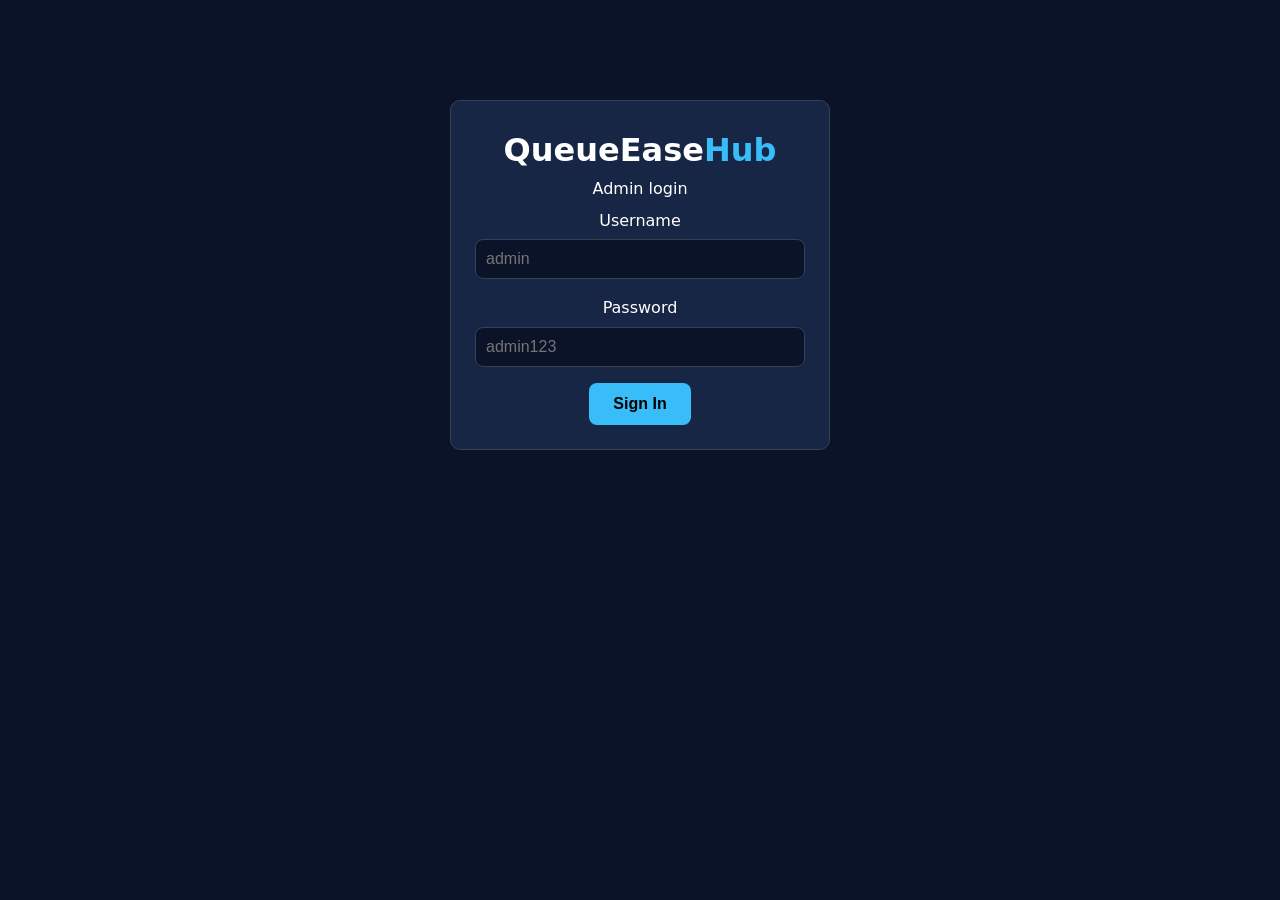
<file: index.html>
<!DOCTYPE html>
<html lang="en">
<head>
    <meta charset="UTF-8">
    <meta name="viewport" content="width=device-width, initial-scale=1.0">
    <title>Login - QueueEaseHub</title>
    <link rel="stylesheet" href="style.css">
</head>
<body>

    <div class="card login">
        <h1>QueueEase<span>Hub</span></h1>
        <p>Admin login</p>

        <form action="dashboard.html">
            <label>Username</label>
            <input type="text" placeholder="admin" required>

            <label>Password</label>
            <input type="password" placeholder="admin123" required>

            <button type="submit">Sign In</button>
        </form>
    </div>

</body>
</html>
</file>
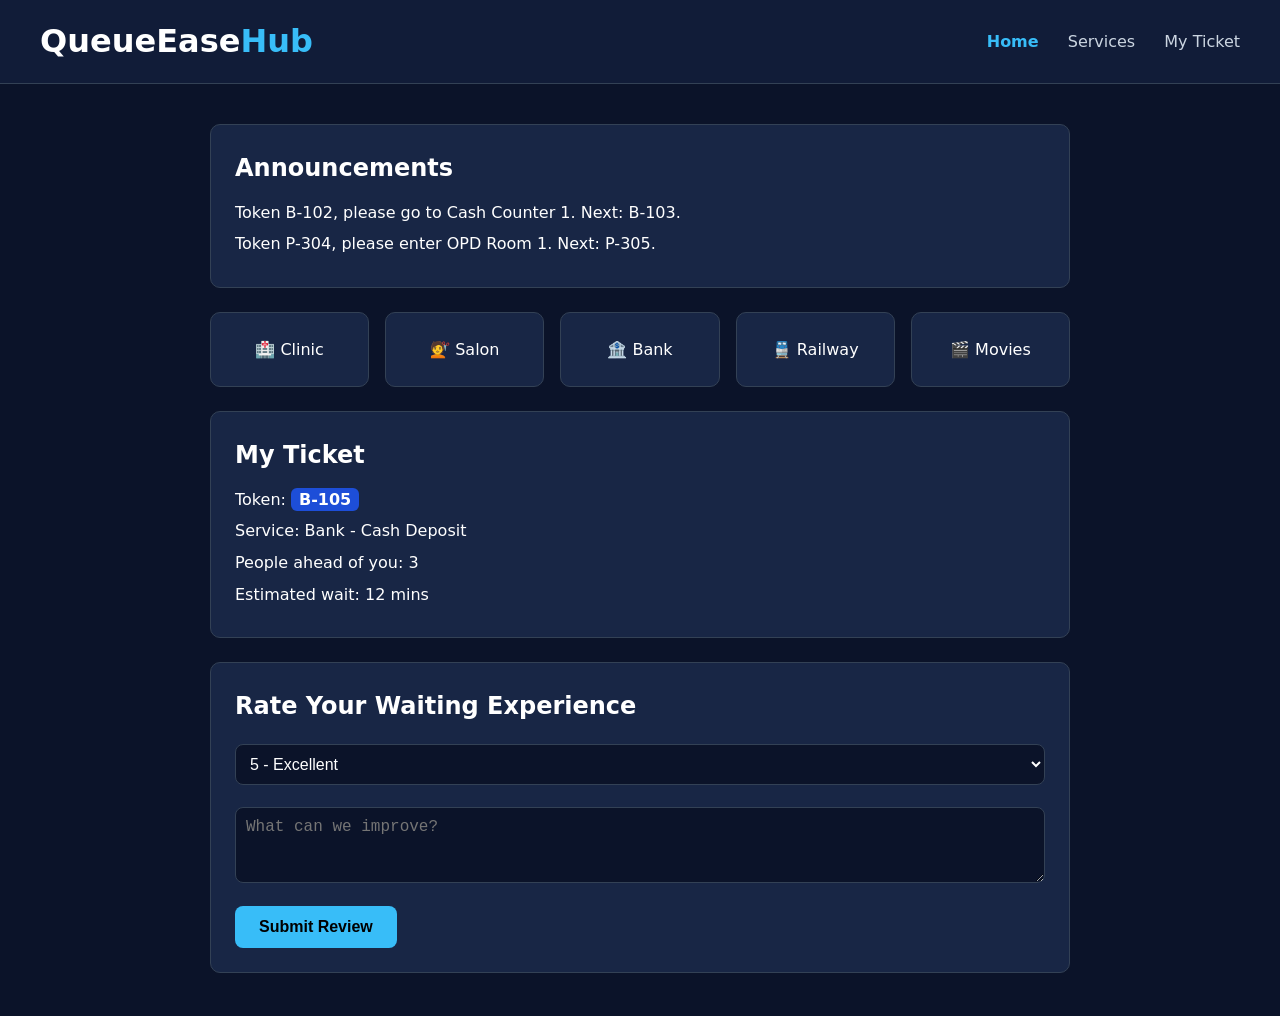
<file: dashboard.html>
<!DOCTYPE html>
<html lang="en">
<head>
    <meta charset="UTF-8">
    <meta name="viewport" content="width=device-width, initial-scale=1.0">
    <title>Dashboard - QueueEaseHub</title>
    <link rel="stylesheet" href="style.css">
</head>
<body>

    <header>
        <h1>QueueEase<span>Hub</span></h1>
        <nav>
            <a href="dashboard.html" class="active">Home</a>
            <a href="services.html">Services</a>
            <a href="#my-ticket">My Ticket</a>
        </nav>
    </header>

    <main>
        <section class="card">
            <h2>Announcements</h2>
            <p>Token B-102, please go to Cash Counter 1. Next: B-103.</p>
            <p>Token P-304, please enter OPD Room 1. Next: P-305.</p>
        </section>

        <section class="grid">
            <a href="services.html#clinic" class="card">🏥 Clinic</a>
            <a href="services.html#salon" class="card">💇 Salon</a>
            <a href="services.html#bank" class="card">🏦 Bank</a>
            <a href="services.html#railway" class="card">🚆 Railway</a>
            <a href="services.html#movies" class="card">🎬 Movies</a>
        </section>

        <section id="my-ticket" class="card">
            <h2>My Ticket</h2>
            <p>Token: <mark>B-105</mark></p>
            <p>Service: Bank - Cash Deposit</p>
            <p>People ahead of you: 3</p>
            <p>Estimated wait: 12 mins</p>
        </section>

        <section class="card">
            <h2>Rate Your Waiting Experience</h2>
            <form action="#">
                <select>
                    <option>5 - Excellent</option>
                    <option>4 - Good</option>
                    <option>3 - Average</option>
                    <option>2 - Poor</option>
                    <option>1 - Very Poor</option>
                </select>
                <textarea rows="3" placeholder="What can we improve?"></textarea>
                <button type="submit">Submit Review</button>
            </form>
        </section>
    </main>

</body>
</html>
</file>
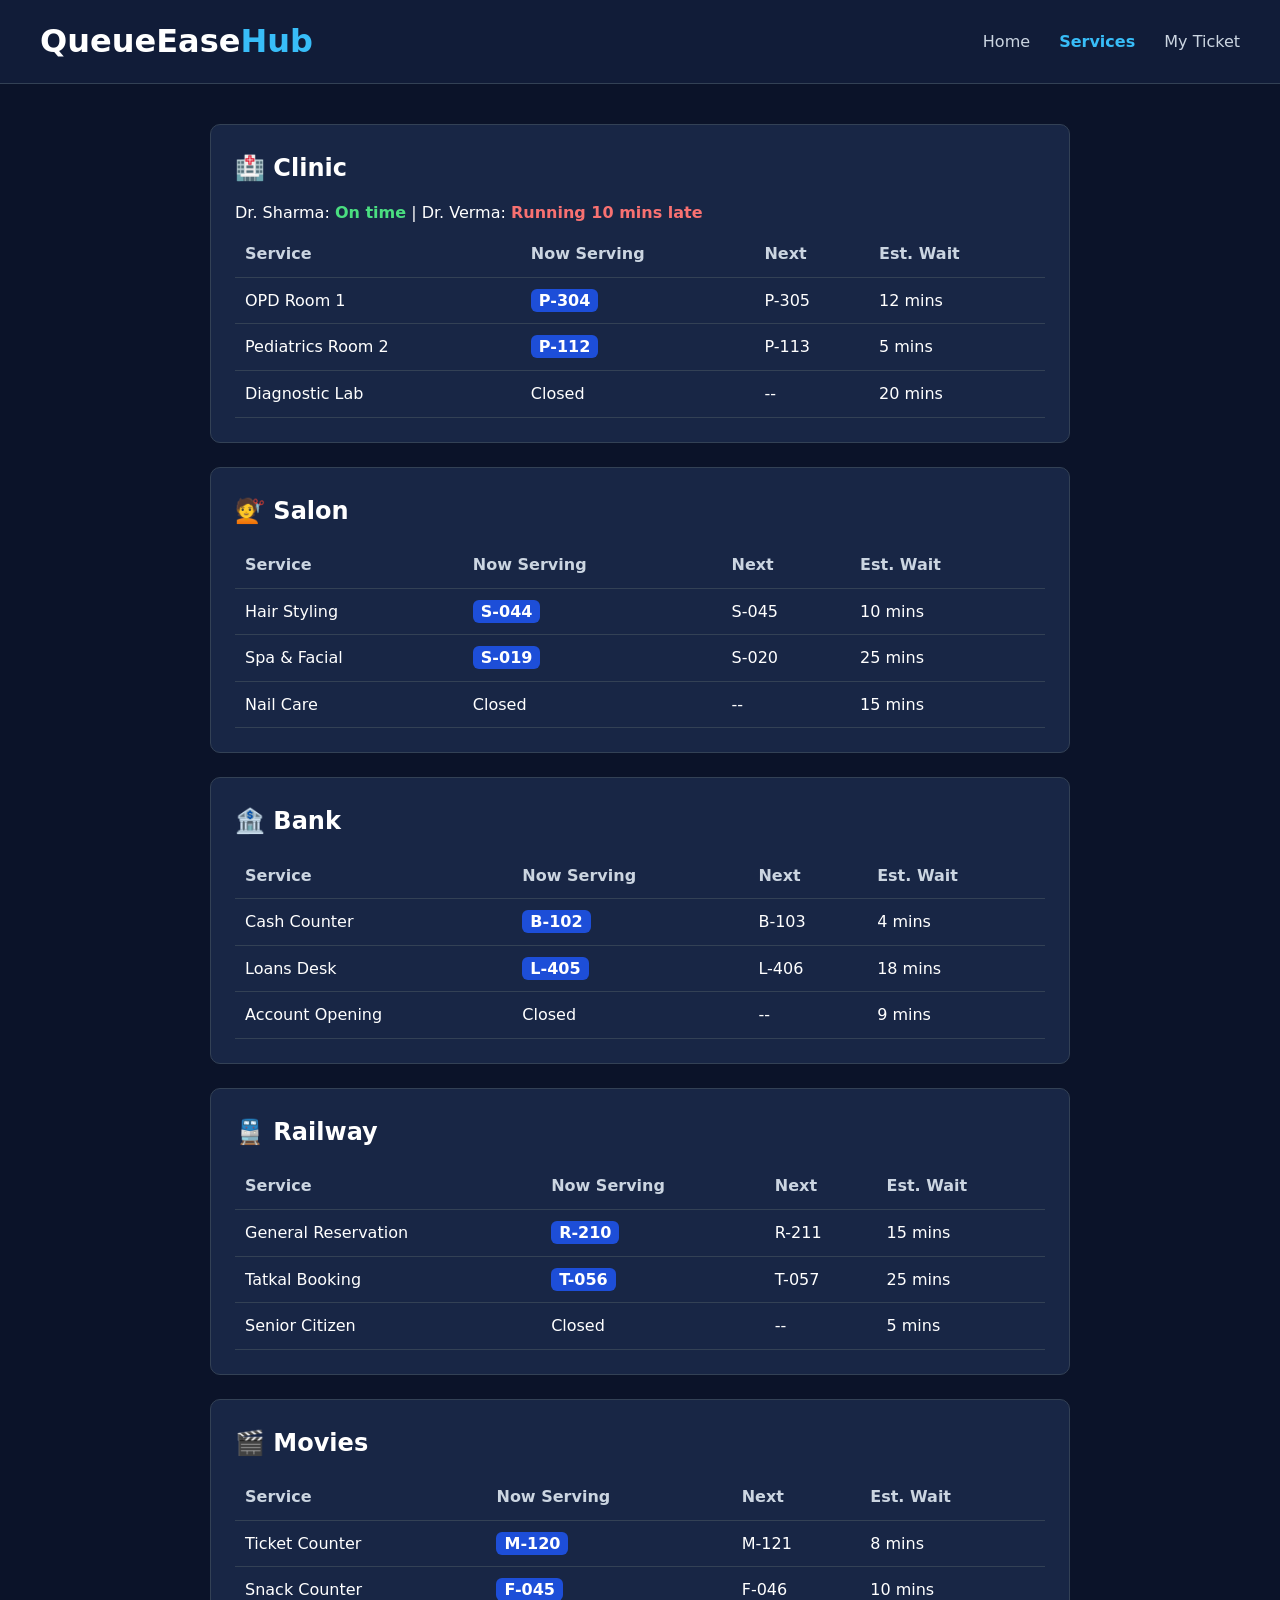
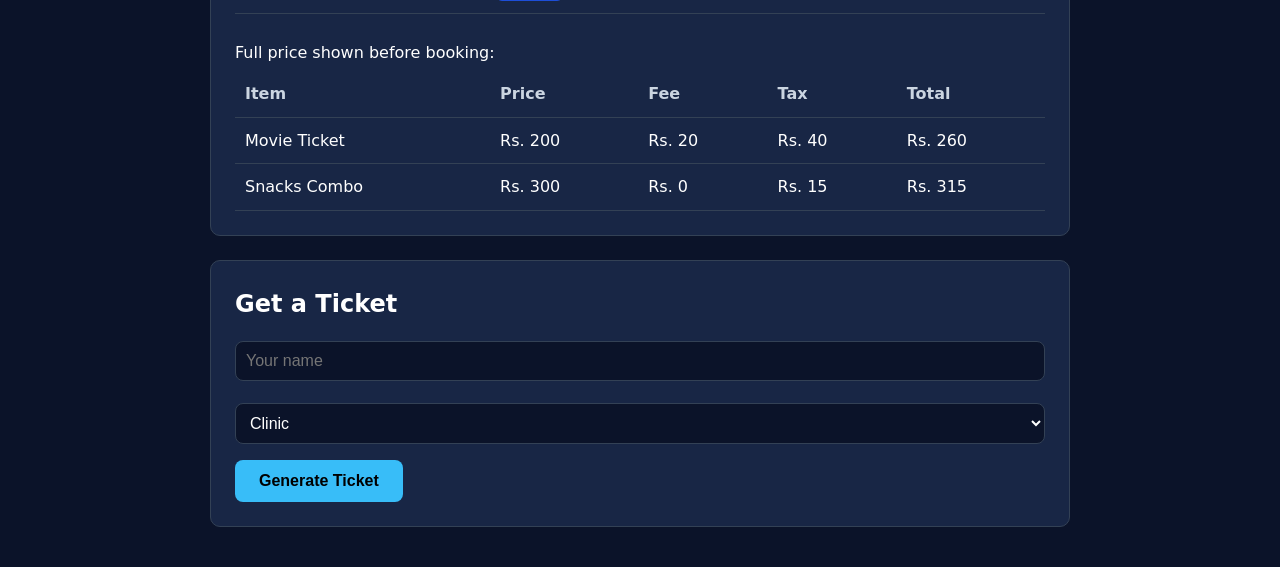
<file: services.html>
<!DOCTYPE html>
<html lang="en">
<head>
    <meta charset="UTF-8">
    <meta name="viewport" content="width=device-width, initial-scale=1.0">
    <title>Services - QueueEaseHub</title>
    <link rel="stylesheet" href="style.css">
</head>
<body>

    <header>
        <h1>QueueEase<span>Hub</span></h1>
        <nav>
            <a href="dashboard.html">Home</a>
            <a href="services.html" class="active">Services</a>
            <a href="dashboard.html#my-ticket">My Ticket</a>
        </nav>
    </header>

    <main>
        <section id="clinic" class="card">
            <h2>🏥 Clinic</h2>
            <p>Dr. Sharma: <span class="ok">On time</span> | Dr. Verma: <span class="late">Running 10 mins late</span></p>
            <table>
                <tr><th>Service</th><th>Now Serving</th><th>Next</th><th>Est. Wait</th></tr>
                <tr><td>OPD Room 1</td><td><mark>P-304</mark></td><td>P-305</td><td>12 mins</td></tr>
                <tr><td>Pediatrics Room 2</td><td><mark>P-112</mark></td><td>P-113</td><td>5 mins</td></tr>
                <tr><td>Diagnostic Lab</td><td>Closed</td><td>--</td><td>20 mins</td></tr>
            </table>
        </section>

        <section id="salon" class="card">
            <h2>💇 Salon</h2>
            <table>
                <tr><th>Service</th><th>Now Serving</th><th>Next</th><th>Est. Wait</th></tr>
                <tr><td>Hair Styling</td><td><mark>S-044</mark></td><td>S-045</td><td>10 mins</td></tr>
                <tr><td>Spa &amp; Facial</td><td><mark>S-019</mark></td><td>S-020</td><td>25 mins</td></tr>
                <tr><td>Nail Care</td><td>Closed</td><td>--</td><td>15 mins</td></tr>
            </table>
        </section>

        <section id="bank" class="card">
            <h2>🏦 Bank</h2>
            <table>
                <tr><th>Service</th><th>Now Serving</th><th>Next</th><th>Est. Wait</th></tr>
                <tr><td>Cash Counter</td><td><mark>B-102</mark></td><td>B-103</td><td>4 mins</td></tr>
                <tr><td>Loans Desk</td><td><mark>L-405</mark></td><td>L-406</td><td>18 mins</td></tr>
                <tr><td>Account Opening</td><td>Closed</td><td>--</td><td>9 mins</td></tr>
            </table>
        </section>

        <section id="railway" class="card">
            <h2>🚆 Railway</h2>
            <table>
                <tr><th>Service</th><th>Now Serving</th><th>Next</th><th>Est. Wait</th></tr>
                <tr><td>General Reservation</td><td><mark>R-210</mark></td><td>R-211</td><td>15 mins</td></tr>
                <tr><td>Tatkal Booking</td><td><mark>T-056</mark></td><td>T-057</td><td>25 mins</td></tr>
                <tr><td>Senior Citizen</td><td>Closed</td><td>--</td><td>5 mins</td></tr>
            </table>
        </section>

        <section id="movies" class="card">
            <h2>🎬 Movies</h2>
            <table>
                <tr><th>Service</th><th>Now Serving</th><th>Next</th><th>Est. Wait</th></tr>
                <tr><td>Ticket Counter</td><td><mark>M-120</mark></td><td>M-121</td><td>8 mins</td></tr>
                <tr><td>Snack Counter</td><td><mark>F-045</mark></td><td>F-046</td><td>10 mins</td></tr>
            </table>
            <br>
            <p>Full price shown before booking:</p>
            <table>
                <tr><th>Item</th><th>Price</th><th>Fee</th><th>Tax</th><th>Total</th></tr>
                <tr><td>Movie Ticket</td><td>Rs. 200</td><td>Rs. 20</td><td>Rs. 40</td><td>Rs. 260</td></tr>
                <tr><td>Snacks Combo</td><td>Rs. 300</td><td>Rs. 0</td><td>Rs. 15</td><td>Rs. 315</td></tr>
            </table>
        </section>

        <section class="card">
            <h2>Get a Ticket</h2>
            <form action="dashboard.html#my-ticket">
                <input type="text" placeholder="Your name">
                <select>
                    <option>Clinic</option>
                    <option>Salon</option>
                    <option>Bank</option>
                    <option>Railway</option>
                    <option>Movies</option>
                </select>
                <button type="submit">Generate Ticket</button>
            </form>
        </section>
    </main>

</body>
</html>
</file>
<file: style.css>
:root {
  --page-bg: #0b1329;
  --header-bg: #111c38;
  --card-bg: #182645;
  --text-main: #ffffff;
  --text-muted: #cbd5e1;
  --border-color: #334155;
  --accent-blue: #38bdf8;
  --status-green: #4ade80;
  --status-red: #f87171;
  --mark-bg: #1d4ed8;
  --mark-text: #ffffff;
}


* {
  margin: 0;
  padding: 0;
  box-sizing: border-box;
}

body {
  font-family: system-ui, sans-serif;
  background: var(--page-bg);
  color: var(--text-main);
  line-height: 1.6;
}

a {
  color: inherit;
  text-decoration: none;
}


header {
  background: var(--header-bg);
  border-bottom: 1px solid var(--border-color);
  padding: 16px 40px;
  display: flex;
  justify-content: space-between;
  align-items: center;
}

h1 span {
  color: var(--accent-blue);
}

nav a {
  margin-left: 24px;
  color: var(--text-muted);
}

nav a.active {
  color: var(--accent-blue);
  font-weight: 600;
}


main {
  max-width: 900px;
  margin: 0 auto;
  padding: 40px 20px;
  display: flex;
  flex-direction: column;
  gap: 24px;
}


.card {
  background: var(--card-bg);
  border: 1px solid var(--border-color);
  border-radius: 10px;
  padding: 24px;
}

h2 {
  margin-bottom: 12px;
}

p {
  margin-bottom: 6px;
}


.grid {
  display: grid;
  grid-template-columns: repeat(auto-fit, minmax(140px, 1fr));
  gap: 16px;
  text-align: center;
}

.grid a:hover {
  border-color: var(--accent-blue);
}


table {
  width: 100%;
  border-collapse: collapse;
}

th, td {
  padding: 10px;
  text-align: left;
  border-bottom: 1px solid var(--border-color);
}

th {
  color: var(--text-muted);
  font-weight: 600;
}


mark {
  background: var(--mark-bg);
  color: var(--mark-text);
  padding: 2px 8px;
  border-radius: 6px;
  font-weight: 600;
}


.ok {
  color: var(--status-green);
  font-weight: 600;
}

.late {
  color: var(--status-red);
  font-weight: 600;
}


label {
  display: block;
}

input, select, textarea {
  width: 100%;
  padding: 10px;
  margin: 6px 0 16px;
  background: var(--page-bg);
  color: var(--text-main);
  border: 1px solid var(--border-color);
  border-radius: 8px;
  font-size: 1rem;
}

button {
  background: var(--accent-blue);
  color: #000000;
  border: none;
  padding: 12px 24px;
  border-radius: 8px;
  font-size: 1rem;
  font-weight: 600;
  cursor: pointer;
}


.login {
  max-width: 380px;
  margin: 100px auto;
  text-align: center;
}
</file>
